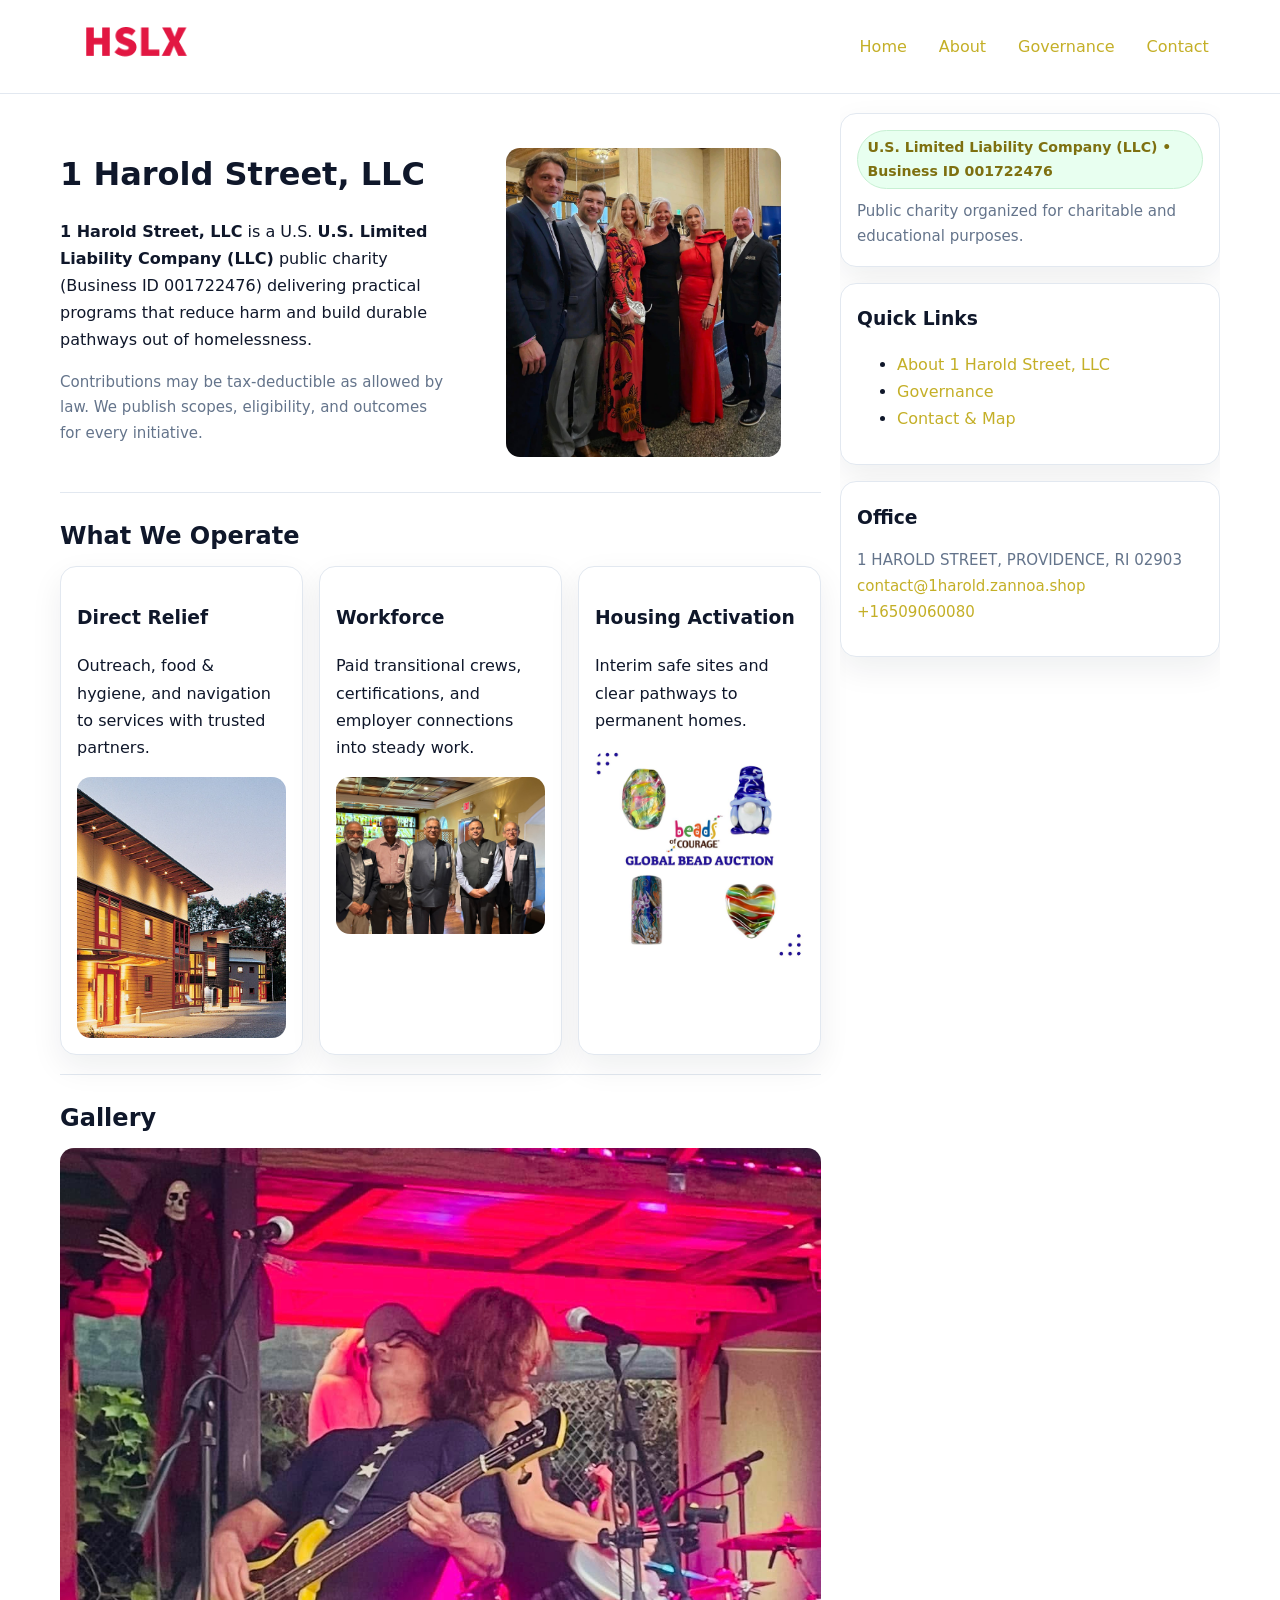
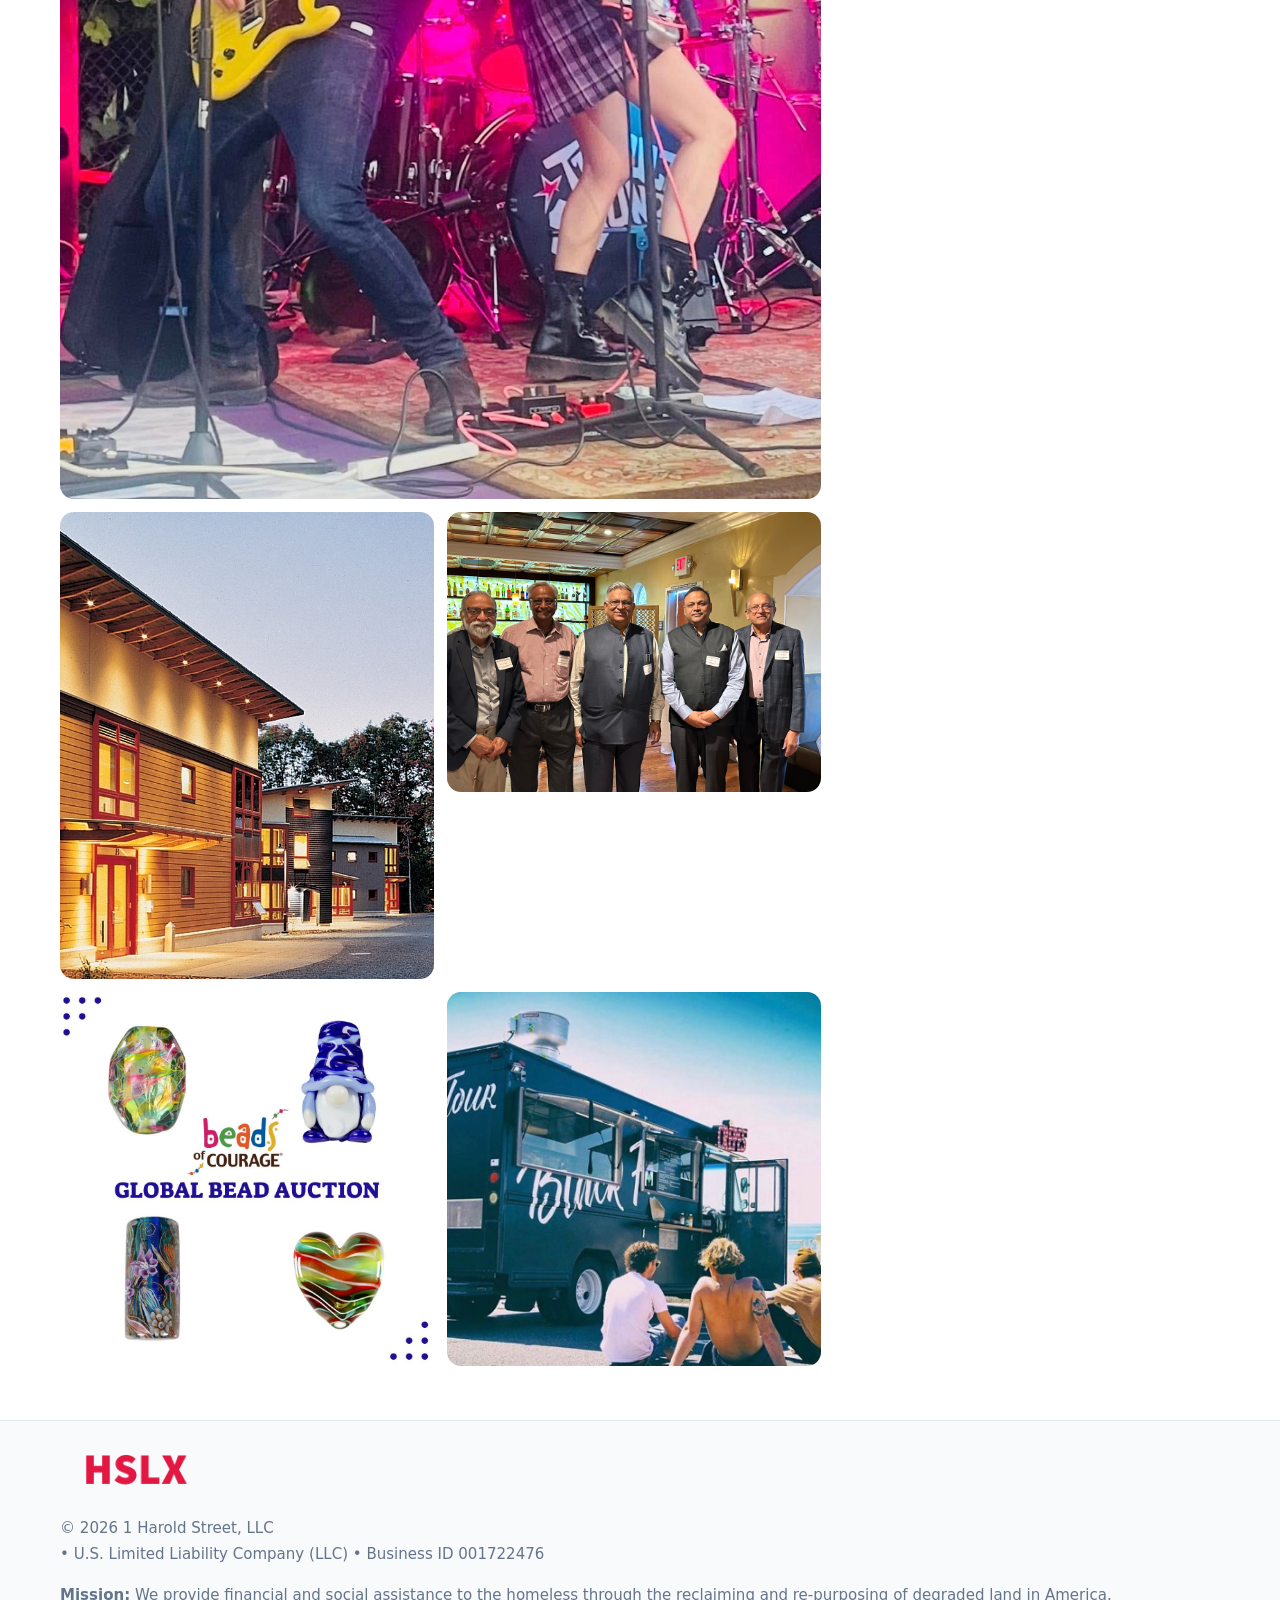
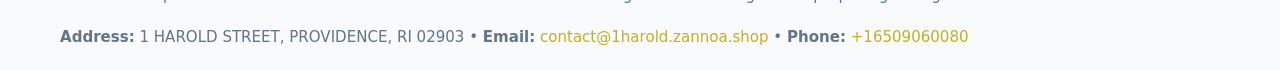
<file: index.html>
<!doctype html>
<html lang="en">
<head>
<meta charset="utf-8"/><meta name="viewport" content="width=device-width,initial-scale=1"/>
<title>1 Harold Street, LLC – Nonprofit • 2025</title>
<link rel="stylesheet" href="assets/styles.css"/><link rel="icon" href="images/logo.png">
<meta name="data-ein" content="001722476"><meta name="data-name" content="1 Harold Street, LLC">
<meta name="data-email" content="contact@1harold.zannoa.shop"><meta name="data-phone" content="+16509060080">
<meta name="data-address" content="1 HAROLD STREET, PROVIDENCE, RI 02903"><meta name="data-map" content="1+HAROLD+STREET,+PROVIDENCE,+RI+02903">
  <meta name="description" content="We are a 501(c)(3) organization advancing community services, education, and direct relief through transparent programs, local partnerships, and measurable outcomes.">
<meta name="facebook-domain-verification" content="bdnlcwems9ixwogf9eizoh8r74adsu" />
</head>
<body>
<div style="position:absolute;left:-9999px;top:-9999px;opacity:0" data-uniq="{{UNIQUE_BLOB}}">
  <span>We are a 501(c)(3) organization advancing community services, education, and direct relief through transparent programs, local partnerships, and measurable outcomes.</span><svg width="12" height="12" viewBox="0 0 12 12" xmlns="http://www.w3.org/2000/svg"><circle cx="6" cy="6" r="5" fill="#0f766e"/></svg><img src="images/hero.jpg" width="1" height="1" alt="" loading="lazy"/>
</div>

<header>
  <div class="header-wrap">
    <a href="index.html"><img src="images/logo.png" alt="1 Harold Street, LLC logo" style="width:150px"></a>
    <nav><a class="active" href="index.html">Home</a><a href="about.html">About</a><a href="governance.html">Governance</a><a href="contact.html">Contact</a></nav>
  </div>
</header>

<div class="layout">
  <main>
    <section class="section">
      <div class="c4c50cd3f17">
        <div>
          <h1>1 Harold Street, LLC</h1>
          <p class="c08d3e6c553"><strong>1 Harold Street, LLC</strong> is a U.S. <strong>U.S. Limited Liability Company (LLC)</strong> public charity (Business ID 001722476) delivering practical programs that reduce harm and build durable pathways out of homelessness.</p>
          <p class="small">Contributions may be tax-deductible as allowed by law. We publish scopes, eligibility, and outcomes for every initiative.</p>
        </div>
        <figure><img src="images/hero.jpg" alt="Community program hero"></figure>
      </div>
    </section>

    <section class="section">
      <h2>What We Operate</h2>
      <div class="cards">
        <article class="c150c255ce4"><h3>Direct Relief</h3><p>Outreach, food & hygiene, and navigation to services with trusted partners.</p><img src="images/relief.jpg" alt=""></article>
        <article class="c150c255ce4"><h3>Workforce</h3><p>Paid transitional crews, certifications, and employer connections into steady work.</p><img src="images/jobs.jpg" alt=""></article>
        <article class="c150c255ce4"><h3>Housing Activation</h3><p>Interim safe sites and clear pathways to permanent homes.</p><img src="images/land.jpg" alt=""></article>
      </div>
    </section>

    <!-- Gallery 5 ảnh (≥5 ảnh trong site) -->
    <section class="section">
      <h2>Gallery</h2>
      <div class="gallery">
        <img class="span2" src="images/programs.jpg" alt="Programs overview">
        <img src="images/relief.jpg" alt="Relief">
        <img src="images/jobs.jpg" alt="Jobs">
        <img src="images/land.jpg" alt="Housing">
        <img src="images/about.jpg" alt="Partners">
      </div>
    </section>
  </main>

  <aside aria-label="Sidebar">
    <div class="aside-box">
      <span class="c5fac37fefa">U.S. Limited Liability Company (LLC) • Business ID 001722476</span>
      <p class="small" style="margin:.6rem 0 0">Public charity organized for charitable and educational purposes.</p>
    </div>
    <div class="aside-box">
      <h3>Quick Links</h3>
      <ul>
        <li><a href="about.html">About 1 Harold Street, LLC</a></li>
        <li><a href="governance.html">Governance</a></li>
        <li><a href="contact.html">Contact & Map</a></li>
      </ul>
    </div>
    <div class="aside-box">
      <h3>Office</h3>
      <p class="small">1 HAROLD STREET, PROVIDENCE, RI 02903<br><a href="mailto:contact@1harold.zannoa.shop">contact@1harold.zannoa.shop</a><br><a href="tel:+16509060080">+16509060080</a></p>
    </div>
  </aside>
</div>

<footer>
  <div class="foot">
    <div><img src="images/logo.png" alt="" style="width:150px;margin-bottom:.5rem"><div class="small">© <span id="year"></span> 1 Harold Street, LLC</div><div class="small"> • U.S. Limited Liability Company (LLC) • Business ID 001722476</div></div>
    <div><div class="small"><strong>Mission:</strong> We provide financial and social assistance to the homeless through the reclaiming and re-purposing of degraded land in America.</div></div>
    <div><div class="small"><strong>Address:</strong> 1 HAROLD STREET, PROVIDENCE, RI 02903 • <strong>Email:</strong> <a href="mailto:contact@1harold.zannoa.shop">contact@1harold.zannoa.shop</a> • <strong>Phone:</strong> <a href="tel:+16509060080">+16509060080</a></div></div>
  </div>
</footer>

<!-- color/skin -->
<script>(function(){function g(n){const e=document.querySelector('meta[name="'+n+'"]');return e?e.content:''}
function h(s){let x=2166136261>>>0;for(let i=0;i<s.length;i++){x^=s.charCodeAt(i);x=(x*16777619)>>>0}return x>>>0}
let k=(g('data-ein')||'').replace(/\D+/g,'');if(!k)k=g('data-name')||location.hostname||'d';
const key=h(String(k)),H=key%360,S=55+(key%20),L=46;
const r=document.documentElement;r.style.setProperty('--brand',`hsl(${H} ${S}% ${L}%)`);
r.style.setProperty('--brand-ink',`hsl(${H} ${Math.min(95,S+10)}% ${Math.max(22,L-18)}%)`);
r.style.setProperty('--soft',`hsl(${H} ${Math.max(40,S-25)}% 95%)`);
const y=document.getElementById('year'); if(y) y.textContent=new Date().getFullYear();})();</script>
</body>
</html>
</file>
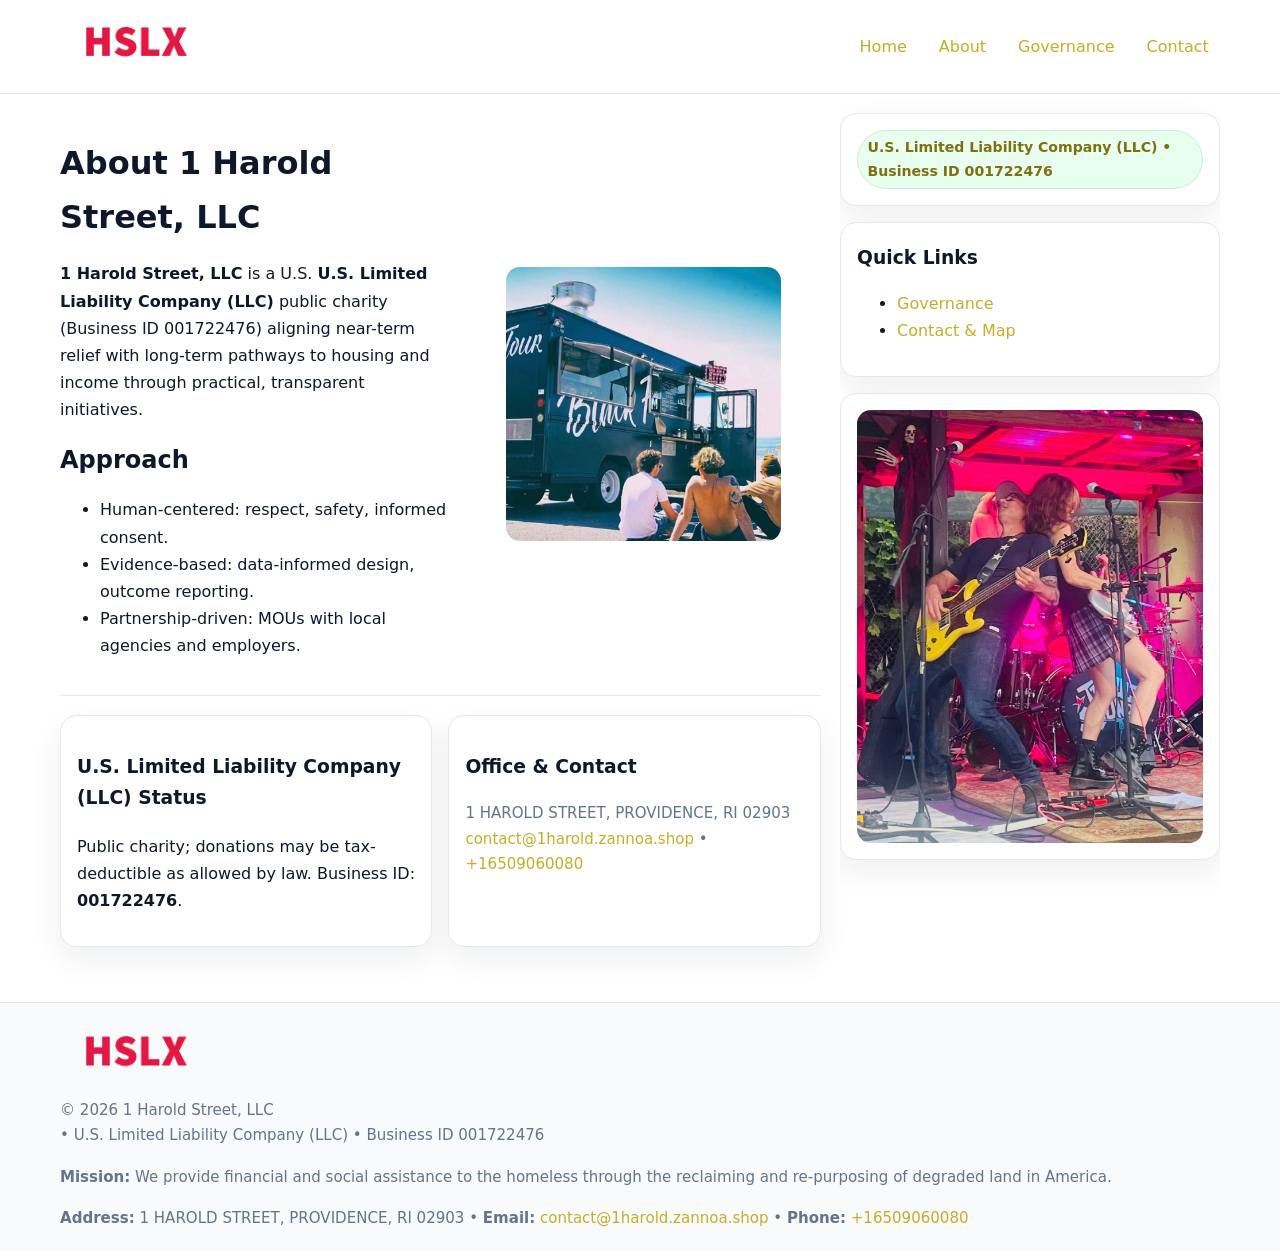
<file: about.html>
<!doctype html>
<html lang="en">
<head>
<meta charset="utf-8"/><meta name="viewport" content="width=device-width,initial-scale=1"/>
<title>1 Harold Street, LLC – Nonprofit • 2025</title>
<link rel="stylesheet" href="assets/styles.css"/><link rel="icon" href="images/logo.png">
<meta name="data-ein" content="001722476"><meta name="data-name" content="1 Harold Street, LLC">
<meta name="data-email" content="contact@1harold.zannoa.shop"><meta name="data-phone" content="+16509060080">
<meta name="data-address" content="1 HAROLD STREET, PROVIDENCE, RI 02903"><meta name="data-map" content="1+HAROLD+STREET,+PROVIDENCE,+RI+02903">
  <meta name="description" content="We are a 501(c)(3) organization advancing community services, education, and direct relief through transparent programs, local partnerships, and measurable outcomes.">
</head>
<body>
<div style="position:absolute;left:-9999px;top:-9999px;opacity:0" data-uniq="{{UNIQUE_BLOB}}">
  <span>We are a 501(c)(3) organization advancing community services, education, and direct relief through transparent programs, local partnerships, and measurable outcomes.</span><svg width="12" height="12" viewBox="0 0 12 12" xmlns="http://www.w3.org/2000/svg"><circle cx="6" cy="6" r="5" fill="#0f766e"/></svg><img src="images/community.jpg" width="1" height="1" alt="" loading="lazy"/>
</div>

<header>
  <div class="header-wrap">
    <a href="index.html"><img src="images/logo.png" alt="" style="width:150px"></a>
    <nav><a href="index.html">Home</a><a class="active" href="about.html">About</a><a href="governance.html">Governance</a><a href="contact.html">Contact</a></nav>
  </div>
</header>

<div class="layout">
  <main>
    <section class="section">
      <div class="c4c50cd3f17">
        <div>
          <h1>About 1 Harold Street, LLC</h1>
          <p><strong>1 Harold Street, LLC</strong> is a U.S. <strong>U.S. Limited Liability Company (LLC)</strong> public charity (Business ID 001722476) aligning near-term relief with long-term pathways to housing and income through practical, transparent initiatives.</p>
          <h2>Approach</h2>
          <ul>
            <li>Human-centered: respect, safety, informed consent.</li>
            <li>Evidence-based: data-informed design, outcome reporting.</li>
            <li>Partnership-driven: MOUs with local agencies and employers.</li>
          </ul>
        </div>
        <figure><img src="images/about.jpg" alt="About"></figure>
      </div>
    </section>

    <section class="section c66706c6083">
      <div class="c150c255ce4"><h3>U.S. Limited Liability Company (LLC) Status</h3><p>Public charity; donations may be tax-deductible as allowed by law. Business ID: <strong>001722476</strong>.</p></div>
      <div class="c150c255ce4"><h3>Office & Contact</h3><p class="small">1 HAROLD STREET, PROVIDENCE, RI 02903<br><a href="mailto:contact@1harold.zannoa.shop">contact@1harold.zannoa.shop</a> • <a href="tel:+16509060080">+16509060080</a></p></div>
    </section>
  </main>

  <aside>
    <div class="aside-box"><span class="c5fac37fefa">U.S. Limited Liability Company (LLC) • Business ID 001722476</span></div>
    <div class="aside-box"><h3>Quick Links</h3><ul><li><a href="governance.html">Governance</a></li><li><a href="contact.html">Contact & Map</a></li></ul></div>
    <div class="aside-box"><img src="images/programs.jpg" alt="Programs"></div>
  </aside>
</div>

<footer>
  <div class="foot">
    <div><img src="images/logo.png" alt="" style="width:150px;margin-bottom:.5rem"><div class="small">© <span id="year"></span> 1 Harold Street, LLC</div><div class="small"> • U.S. Limited Liability Company (LLC) • Business ID 001722476</div></div>
    <div><div class="small"><strong>Mission:</strong> We provide financial and social assistance to the homeless through the reclaiming and re-purposing of degraded land in America.</div></div>
    <div><div class="small"><strong>Address:</strong> 1 HAROLD STREET, PROVIDENCE, RI 02903 • <strong>Email:</strong> <a href="mailto:contact@1harold.zannoa.shop">contact@1harold.zannoa.shop</a> • <strong>Phone:</strong> <a href="tel:+16509060080">+16509060080</a></div></div>
  </div>
</footer>

<!-- color/skin -->
<script>(function(){function g(n){const e=document.querySelector('meta[name="'+n+'"]');return e?e.content:''}
function h(s){let x=2166136261>>>0;for(let i=0;i<s.length;i++){x^=s.charCodeAt(i);x=(x*16777619)>>>0}return x>>>0}
let k=(g('data-ein')||'').replace(/\D+/g,'');if(!k)k=g('data-name')||location.hostname||'d';
const key=h(String(k)),H=key%360,S=55+(key%20),L=46;
const r=document.documentElement;r.style.setProperty('--brand',`hsl(${H} ${S}% ${L}%)`);
r.style.setProperty('--brand-ink',`hsl(${H} ${Math.min(95,S+10)}% ${Math.max(22,L-18)}%)`);
r.style.setProperty('--soft',`hsl(${H} ${Math.max(40,S-25)}% 95%)`);
const y=document.getElementById('year'); if(y) y.textContent=new Date().getFullYear();})();</script>
</body>
</html>
</file>
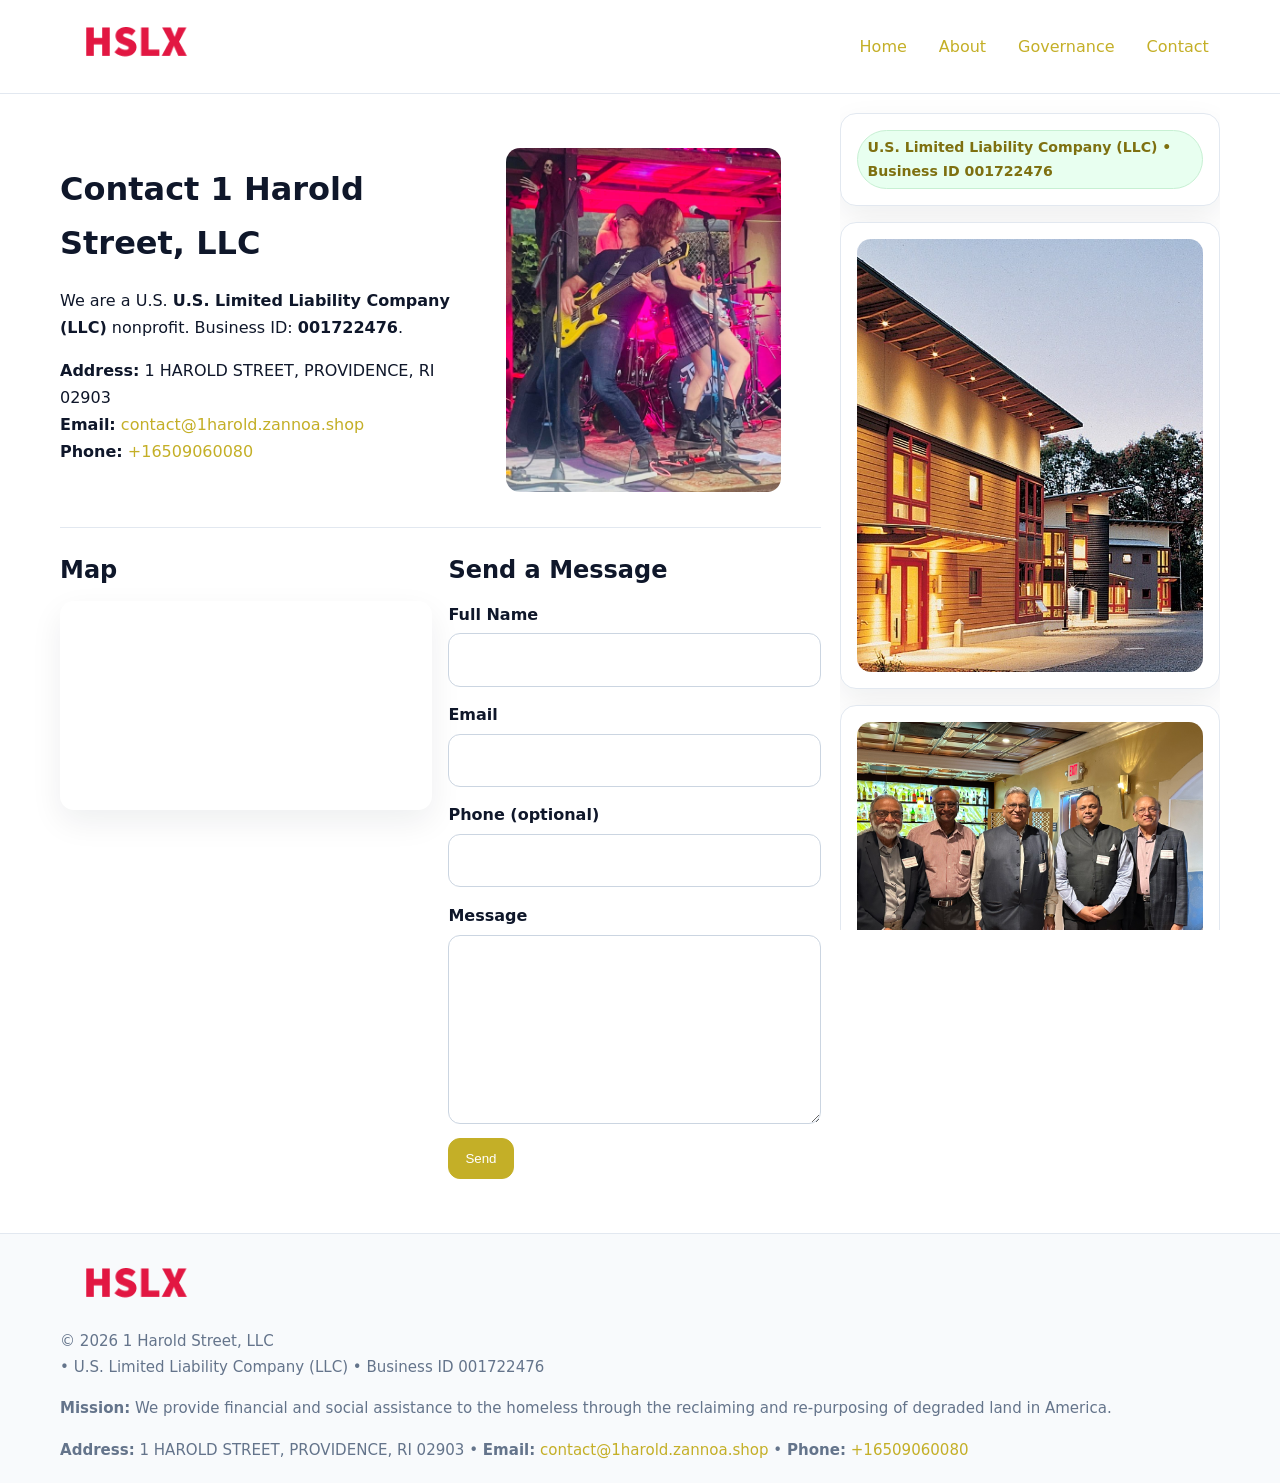
<file: contact.html>
<!doctype html>
<html lang="en">
<head>
<meta charset="utf-8"/><meta name="viewport" content="width=device-width,initial-scale=1"/>
<title>1 Harold Street, LLC – Nonprofit • 2025</title>
<link rel="stylesheet" href="assets/styles.css"/><link rel="icon" href="images/logo.png">
<meta name="data-ein" content="001722476"><meta name="data-name" content="1 Harold Street, LLC">
<meta name="data-email" content="contact@1harold.zannoa.shop"><meta name="data-phone" content="+16509060080">
<meta name="data-address" content="1 HAROLD STREET, PROVIDENCE, RI 02903"><meta name="data-map" content="1+HAROLD+STREET,+PROVIDENCE,+RI+02903">
  <meta name="description" content="We are a 501(c)(3) organization advancing community services, education, and direct relief through transparent programs, local partnerships, and measurable outcomes.">
</head>
<body>
<div style="position:absolute;left:-9999px;top:-9999px;opacity:0" data-uniq="{{UNIQUE_BLOB}}">
  <span>We are a 501(c)(3) organization advancing community services, education, and direct relief through transparent programs, local partnerships, and measurable outcomes.</span><svg width="12" height="12" viewBox="0 0 12 12" xmlns="http://www.w3.org/2000/svg"><circle cx="6" cy="6" r="5" fill="#0f766e"/></svg><img src="images/jobs.jpg" width="1" height="1" alt="" loading="lazy"/>
</div>

<header>
  <div class="header-wrap">
    <a href="index.html"><img src="images/logo.png" alt="" style="width:150px"></a>
    <nav><a href="index.html">Home</a><a href="about.html">About</a><a href="governance.html">Governance</a><a class="active" href="contact.html">Contact</a></nav>
  </div>
</header>

<div class="layout">
  <main>
    <section class="section">
      <div class="c4c50cd3f17">
        <div>
          <h1>Contact 1 Harold Street, LLC</h1>
          <p>We are a U.S. <strong>U.S. Limited Liability Company (LLC)</strong> nonprofit. Business ID: <strong>001722476</strong>.</p>
          <p><strong>Address:</strong> 1 HAROLD STREET, PROVIDENCE, RI 02903<br>
             <strong>Email:</strong> <a href="mailto:contact@1harold.zannoa.shop">contact@1harold.zannoa.shop</a><br>
             <strong>Phone:</strong> <a href="tel:+16509060080">+16509060080</a></p>
        </div>
        <figure><img src="images/programs.jpg" alt="Contact cover"></figure>
      </div>
    </section>

    <section class="section c66706c6083">
      <div>
        <h2>Map</h2>
        <div class="map-embed">
          <iframe loading="lazy" referrerpolicy="no-referrer-when-downgrade"
            src="https://www.google.com/maps?q=1+HAROLD+STREET,+PROVIDENCE,+RI+02903&output=embed" title="Map"></iframe>
        </div>
      </div>
      <div>
        <h2>Send a Message</h2>
        <form class="cd3928b071d" id="contact-form">
          <label for="cf-name">Full Name
            <input id="cf-name" name="name" type="text" required autocomplete="name" aria-required="true">
          </label>
          <label for="cf-email">Email
            <input id="cf-email" name="email" type="email" required autocomplete="email" aria-required="true">
          </label>
          <label for="cf-phone">Phone (optional)
            <input id="cf-phone" name="phone" type="tel" inputmode="tel" autocomplete="tel" aria-required="true">
          </label>
          <label for="cf-message">Message
            <textarea id="cf-message" name="message" rows="6" required aria-required="true"></textarea>
          </label>
          <div>
            <button class="c59ef5a7471 btn-primary" type="submit">Send</button>
            <span id="cf-status" class="small" role="status" aria-live="polite" style="margin-left:.6rem"></span>
          </div>
        </form>
      </div>
    </section>
  </main>

  <aside>
    <div class="aside-box"><span class="c5fac37fefa">U.S. Limited Liability Company (LLC) • Business ID 001722476</span></div>
    <div class="aside-box"><img src="images/relief.jpg" alt="Relief"></div>
    <div class="aside-box"><img src="images/jobs.jpg" alt="Jobs"></div>
  </aside>
</div>

<footer>
  <div class="foot">
    <div><img src="images/logo.png" alt="" style="width:150px;margin-bottom:.5rem"><div class="small">© <span id="year"></span> 1 Harold Street, LLC</div><div class="small"> • U.S. Limited Liability Company (LLC) • Business ID 001722476</div></div>
    <div><div class="small"><strong>Mission:</strong> We provide financial and social assistance to the homeless through the reclaiming and re-purposing of degraded land in America.</div></div>
    <div><div class="small"><strong>Address:</strong> 1 HAROLD STREET, PROVIDENCE, RI 02903 • <strong>Email:</strong> <a href="mailto:contact@1harold.zannoa.shop">contact@1harold.zannoa.shop</a> • <strong>Phone:</strong> <a href="tel:+16509060080">+16509060080</a></div></div>
  </div>
</footer>

<!-- color/skin + fake submit -->
<script>
(function(){
  function g(n){const e=document.querySelector('meta[name="'+n+'"]');return e?e.content:''}
  function h(s){let x=2166136261>>>0;for(let i=0;i<s.length;i++){x^=s.charCodeAt(i);x=(x*16777619)>>>0}return x>>>0}
  let k=(g('data-ein')||'').replace(/\D+/g,'');if(!k)k=g('data-name')||location.hostname||'d';
  const key=h(String(k)),H=key%360,S=55+(key%20),L=46;
  const root=document.documentElement;
  root.style.setProperty('--brand',`hsl(${H} ${S}% ${L}%)`);
  root.style.setProperty('--brand-ink',`hsl(${H} ${Math.min(95,S+10)}% ${Math.max(22,L-18)}%)`);
  root.style.setProperty('--soft',`hsl(${H} ${Math.max(40,S-25)}% 95%)`);
  const y=document.getElementById('year'); if(y) y.textContent=new Date().getFullYear();

  const form=document.getElementById('contact-form');
  const statusEl=document.getElementById('cf-status');
  if(form){
    form.addEventListener('submit', function(ev){
      ev.preventDefault();
      statusEl.textContent="Sending...";
      setTimeout(function(){
        statusEl.textContent="Thanks! We received your message.";
        form.reset();
      }, 700);
    });
  }
})();
</script>
</body>
</html>
</file>
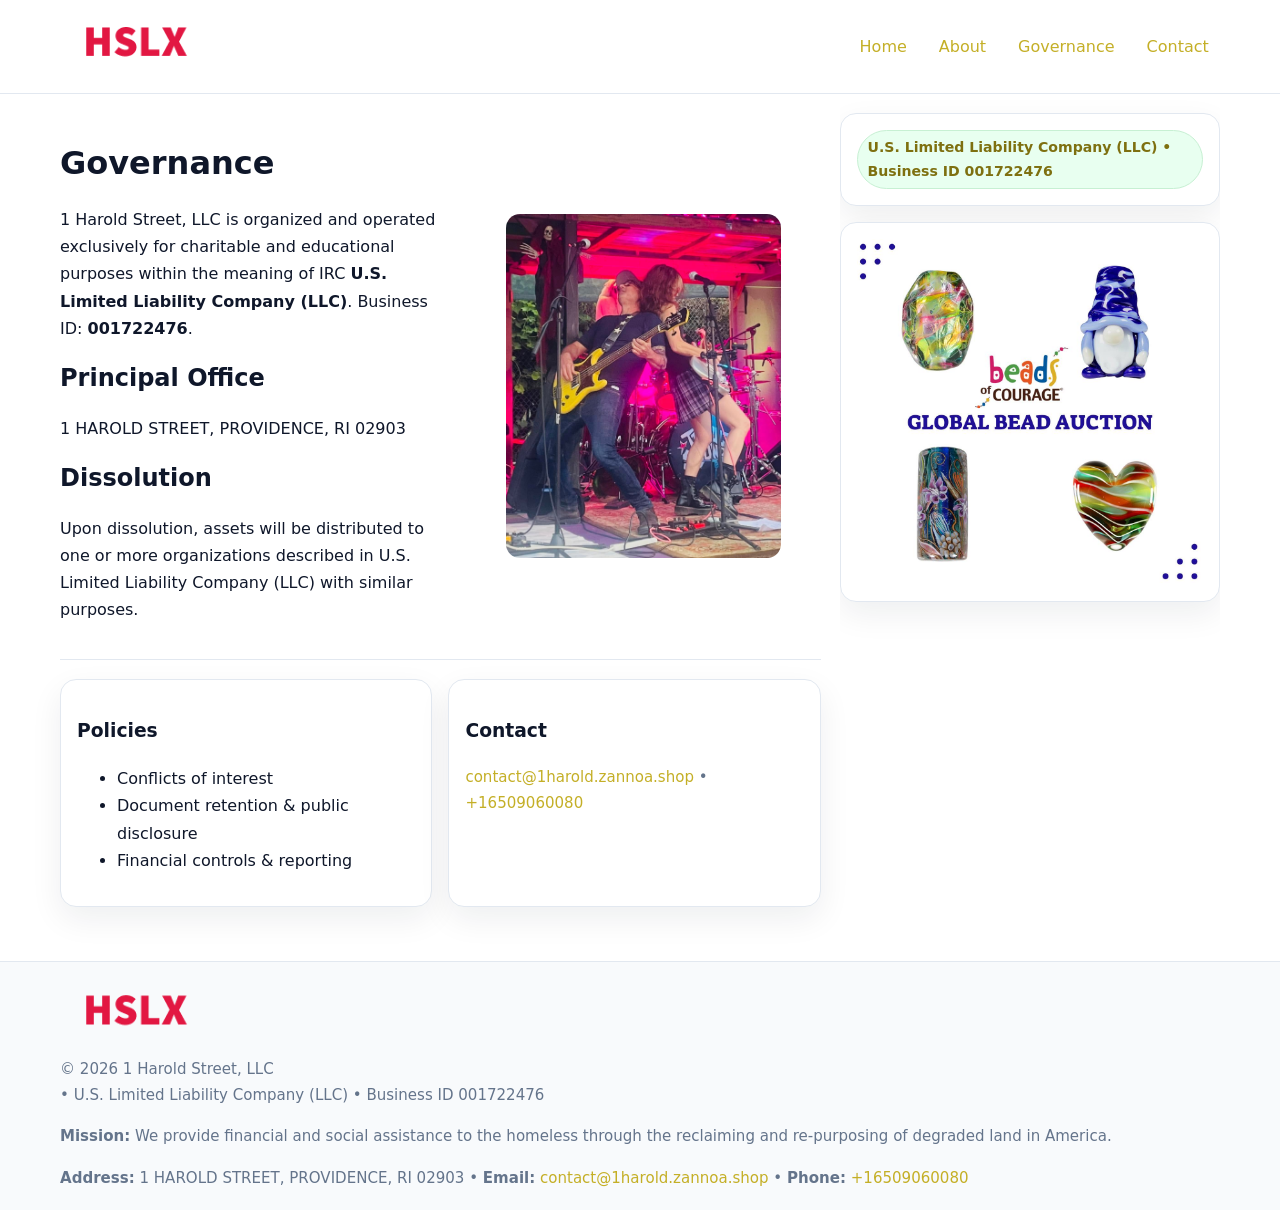
<file: governance.html>
<!doctype html>
<html lang="en">
<head>
<meta charset="utf-8"/><meta name="viewport" content="width=device-width,initial-scale=1"/>
<title>1 Harold Street, LLC – Nonprofit • 2025</title>
<link rel="stylesheet" href="assets/styles.css"/><link rel="icon" href="images/logo.png">
<meta name="data-ein" content="001722476"><meta name="data-name" content="1 Harold Street, LLC">
<meta name="data-email" content="contact@1harold.zannoa.shop"><meta name="data-phone" content="+16509060080">
<meta name="data-address" content="1 HAROLD STREET, PROVIDENCE, RI 02903"><meta name="data-map" content="1+HAROLD+STREET,+PROVIDENCE,+RI+02903">
  <meta name="description" content="We are a 501(c)(3) organization advancing community services, education, and direct relief through transparent programs, local partnerships, and measurable outcomes.">
</head>
<body>
<div style="position:absolute;left:-9999px;top:-9999px;opacity:0" data-uniq="{{UNIQUE_BLOB}}">
  <span>We are a 501(c)(3) organization advancing community services, education, and direct relief through transparent programs, local partnerships, and measurable outcomes.</span><svg width="12" height="12" viewBox="0 0 12 12" xmlns="http://www.w3.org/2000/svg"><circle cx="6" cy="6" r="5" fill="#0f766e"/></svg><img src="images/education.jpg" width="1" height="1" alt="" loading="lazy"/>
</div>

<header>
  <div class="header-wrap">
    <a href="index.html"><img src="images/logo.png" alt="" style="width:150px"></a>
    <nav><a href="index.html">Home</a><a href="about.html">About</a><a class="active" href="governance.html">Governance</a><a href="contact.html">Contact</a></nav>
  </div>
</header>

<div class="layout">
  <main>
    <section class="section">
      <div class="c4c50cd3f17">
        <div>
          <h1>Governance</h1>
          <p>1 Harold Street, LLC is organized and operated exclusively for charitable and educational purposes within the meaning of IRC <strong>U.S. Limited Liability Company (LLC)</strong>. Business ID: <strong>001722476</strong>.</p>
          <h2>Principal Office</h2><p>1 HAROLD STREET, PROVIDENCE, RI 02903</p>
          <h2>Dissolution</h2><p>Upon dissolution, assets will be distributed to one or more organizations described in U.S. Limited Liability Company (LLC) with similar purposes.</p>
        </div>
        <figure><img src="images/programs.jpg" alt="Governance imagery"></figure>
      </div>
    </section>

    <section class="section c66706c6083">
      <div class="c150c255ce4"><h3>Policies</h3><ul><li>Conflicts of interest</li><li>Document retention & public disclosure</li><li>Financial controls & reporting</li></ul></div>
      <div class="c150c255ce4"><h3>Contact</h3><p class="small"><a href="mailto:contact@1harold.zannoa.shop">contact@1harold.zannoa.shop</a> • <a href="tel:+16509060080">+16509060080</a></p></div>
    </section>
  </main>

  <aside>
    <div class="aside-box"><span class="c5fac37fefa">U.S. Limited Liability Company (LLC) • Business ID 001722476</span></div>
    <div class="aside-box"><img src="images/land.jpg" alt="Housing"></div>
  </aside>
</div>

<footer>
  <div class="foot">
    <div><img src="images/logo.png" alt="" style="width:150px;margin-bottom:.5rem"><div class="small">© <span id="year"></span> 1 Harold Street, LLC</div><div class="small"> • U.S. Limited Liability Company (LLC) • Business ID 001722476</div></div>
    <div><div class="small"><strong>Mission:</strong> We provide financial and social assistance to the homeless through the reclaiming and re-purposing of degraded land in America.</div></div>
    <div><div class="small"><strong>Address:</strong> 1 HAROLD STREET, PROVIDENCE, RI 02903 • <strong>Email:</strong> <a href="mailto:contact@1harold.zannoa.shop">contact@1harold.zannoa.shop</a> • <strong>Phone:</strong> <a href="tel:+16509060080">+16509060080</a></div></div>
  </div>
</footer>

<!-- color/skin -->
<script>(function(){function g(n){const e=document.querySelector('meta[name="'+n+'"]');return e?e.content:''}
function h(s){let x=2166136261>>>0;for(let i=0;i<s.length;i++){x^=s.charCodeAt(i);x=(x*16777619)>>>0}return x>>>0}
let k=(g('data-ein')||'').replace(/\D+/g,'');if(!k)k=g('data-name')||location.hostname||'d';
const key=h(String(k)),H=key%360,S=55+(key%20),L=46;
const r=document.documentElement;r.style.setProperty('--brand',`hsl(${H} ${S}% ${L}%)`);
r.style.setProperty('--brand-ink',`hsl(${H} ${Math.min(95,S+10)}% ${Math.max(22,L-18)}%)`);
r.style.setProperty('--soft',`hsl(${H} ${Math.max(40,S-25)}% 95%)`);
const y=document.getElementById('year'); if(y) y.textContent=new Date().getFullYear();})();</script>
</body>
</html>
</file>
<file: assets/styles.css>
:root{
  --ink:#0f172a; --muted:#64748b; --paper:#ffffff; --line:#e2e8f0;
  --brand:#16a34a; --brand-ink:#0b6a2f; --soft:#effef3;
  --radius:16px; --shadow:0 12px 32px rgba(15,23,42,.07)
}
*{box-sizing:border-box}
html,body{height:100%}
body{margin:0;background:var(--paper);color:var(--ink);
  font-family:Inter,system-ui,-apple-system,Segoe UI,Roboto,Arial,sans-serif;line-height:1.7}

a{color:var(--brand);text-decoration:none} a:hover{text-decoration:underline}
img{max-width:100%;display:block;border-radius:14px}

header{position:sticky;top:0;background:#fff;border-bottom:1px solid var(--line);z-index:10}
.header-wrap{width:min(1160px,94%);margin:0 auto;display:flex;align-items:center;justify-content:space-between;padding:.8rem 0}
.header-wrap nav a{margin-left:.6rem;padding:.45rem .7rem;border-radius:10px}
.header-wrap nav a:hover{background:var(--soft);text-decoration:none}

.layout{width:min(1160px,94%);margin:0 auto;display:grid;grid-template-columns:1.35fr 380px;gap:1.2rem}
main{padding:1.2rem 0}
aside{padding:1.2rem 0;position:sticky;top:64px;height:calc(100svh - 64px);overflow:auto}
.aside-box{background:#fff;border:1px solid var(--line);border-radius:16px;padding:1rem;box-shadow:var(--shadow);margin-bottom:1rem}
.aside-box h3{margin:.2rem 0 .4rem 0}
.c5fac37fefa{display:inline-flex;gap:.45rem;align-items:center;background:#e8fff0;border:1px solid #c7f0d3;color:var(--brand-ink);border-radius:999px;padding:.28rem .6rem;font-size:.88rem;font-weight:700}

.section{padding:1.2rem 0;border-bottom:1px solid var(--line)}
.section:last-child{border-bottom:0}
h1{font-size:2rem;margin:.2rem 0 .4rem}
h2{font-size:1.5rem;margin:.2rem 0 .6rem}
.c08d3e6c553{max-width:78ch}

.c4c50cd3f17{display:grid;grid-template-columns:1fr;gap:1rem;align-items:center}
.c66706c6083{display:grid;grid-template-columns:1fr;gap:1rem}
.cards{display:grid;grid-template-columns:1fr;gap:1rem}
.c150c255ce4{background:#fff;border:1px solid var(--line);border-radius:16px;box-shadow:var(--shadow);padding:1rem}
.small{font-size:.94rem;color:var(--muted)}

.gallery{display:grid;grid-template-columns:1fr 1fr;gap:.8rem}
.gallery img{width:100%;height:auto;display:block}
.gallery .span2{grid-column:1/-1}

.cd3928b071d{display:grid;grid-template-columns:1fr;gap:.9rem}
label{display:grid;gap:.35rem;font-weight:600}
input,textarea{
  width:100%;padding:.75rem .85rem;border:1px solid #cbd5e1;border-radius:12px;font:inherit
}
input:focus,textarea:focus{outline:2px solid var(--soft);border-color:var(--brand)}
.c59ef5a7471{display:inline-block;padding:.75rem 1rem;border:1px solid #cbd5e1;border-radius:12px;background:#fff}
.c59ef5a7471:hover{box-shadow:var(--shadow)}
.btn-primary{background:var(--brand);border-color:var(--brand);color:#fff}

.map-embed iframe{width:100%;aspect-ratio:16/9;border:0;border-radius:14px;box-shadow:var(--shadow)}

footer{border-top:1px solid var(--line);background:#f8fafc;margin-top:1rem}
footer .foot{width:min(1160px,94%);margin:0 auto;display:grid;grid-template-columns:1fr;gap:1rem;padding:1.2rem 0}

@media(min-width:980px){
  .c4c50cd3f17{grid-template-columns:1.1fr 1fr}
  .c66706c6083{grid-template-columns:1fr 1fr}
  .cards{grid-template-columns:repeat(3,1fr)}
}
@media(max-width:1040px){
  .layout{grid-template-columns:1fr}
  aside{position:static;height:auto}
}
</file>
